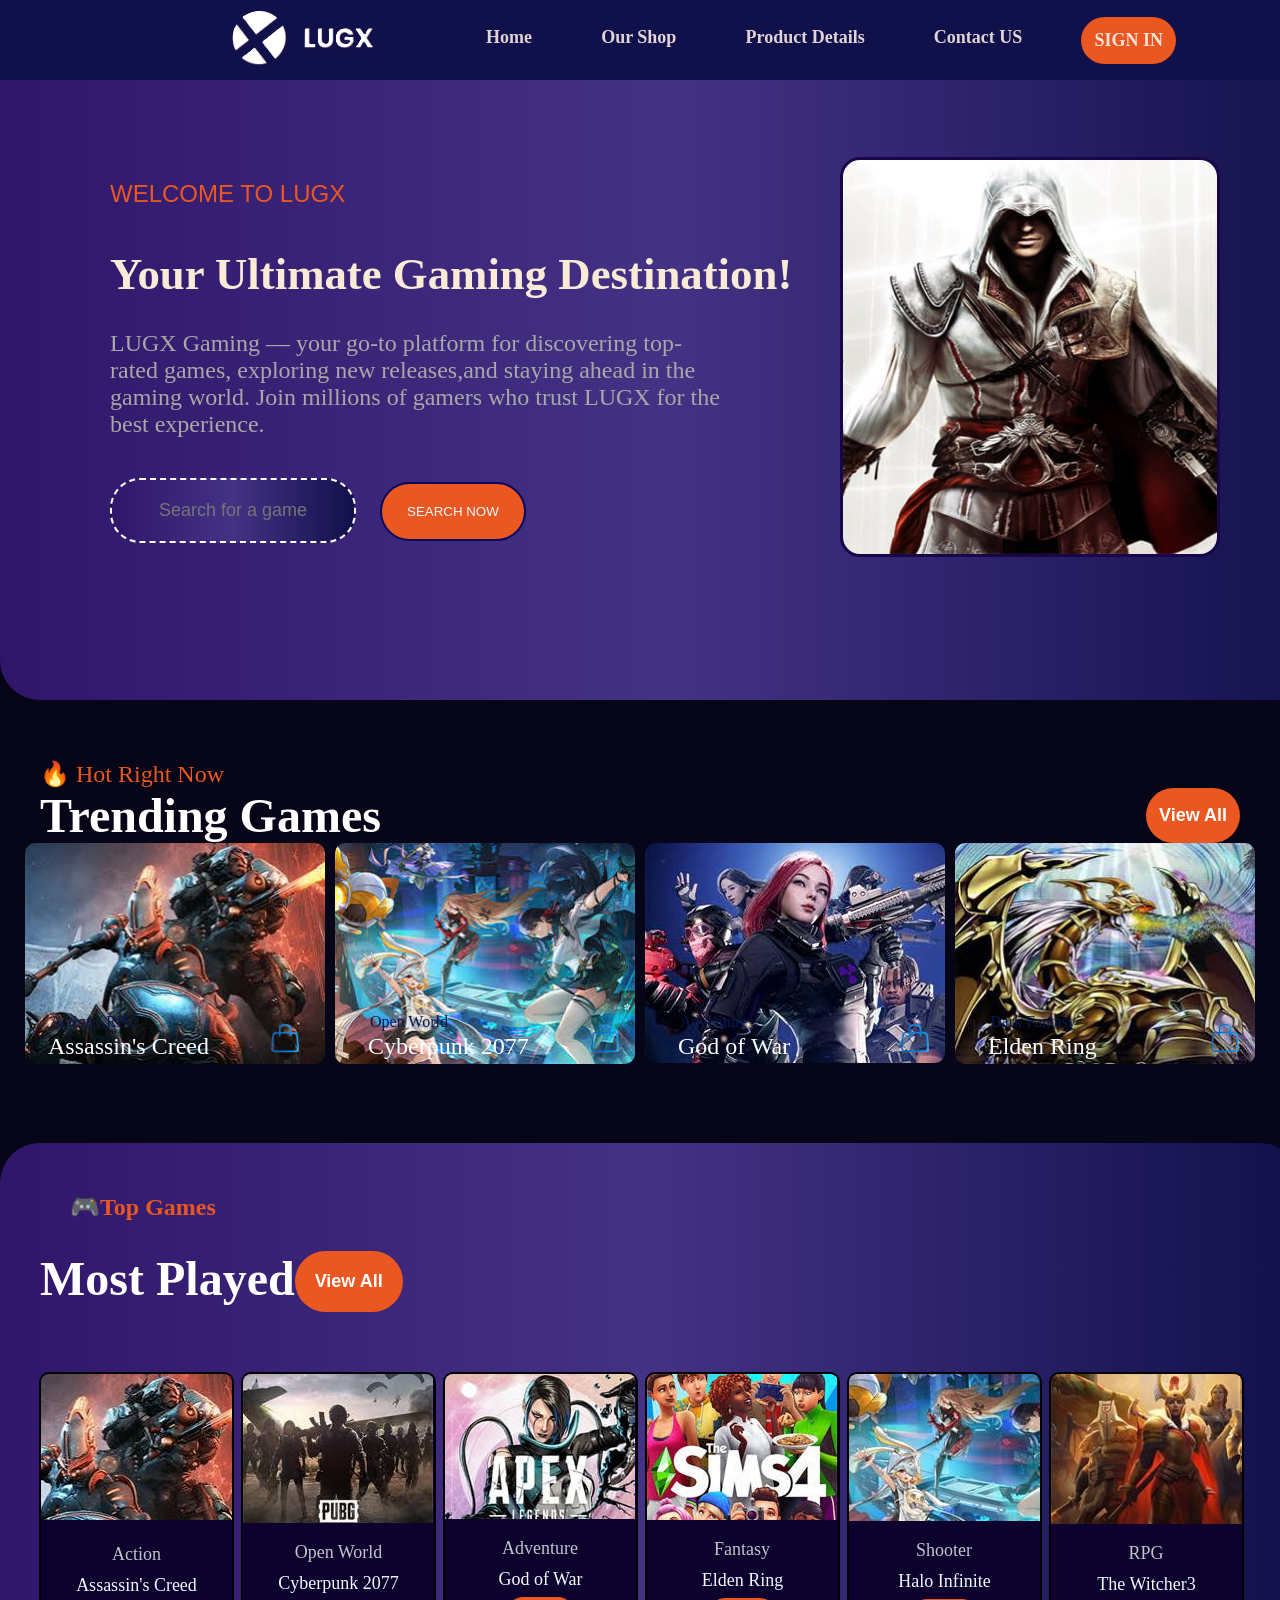
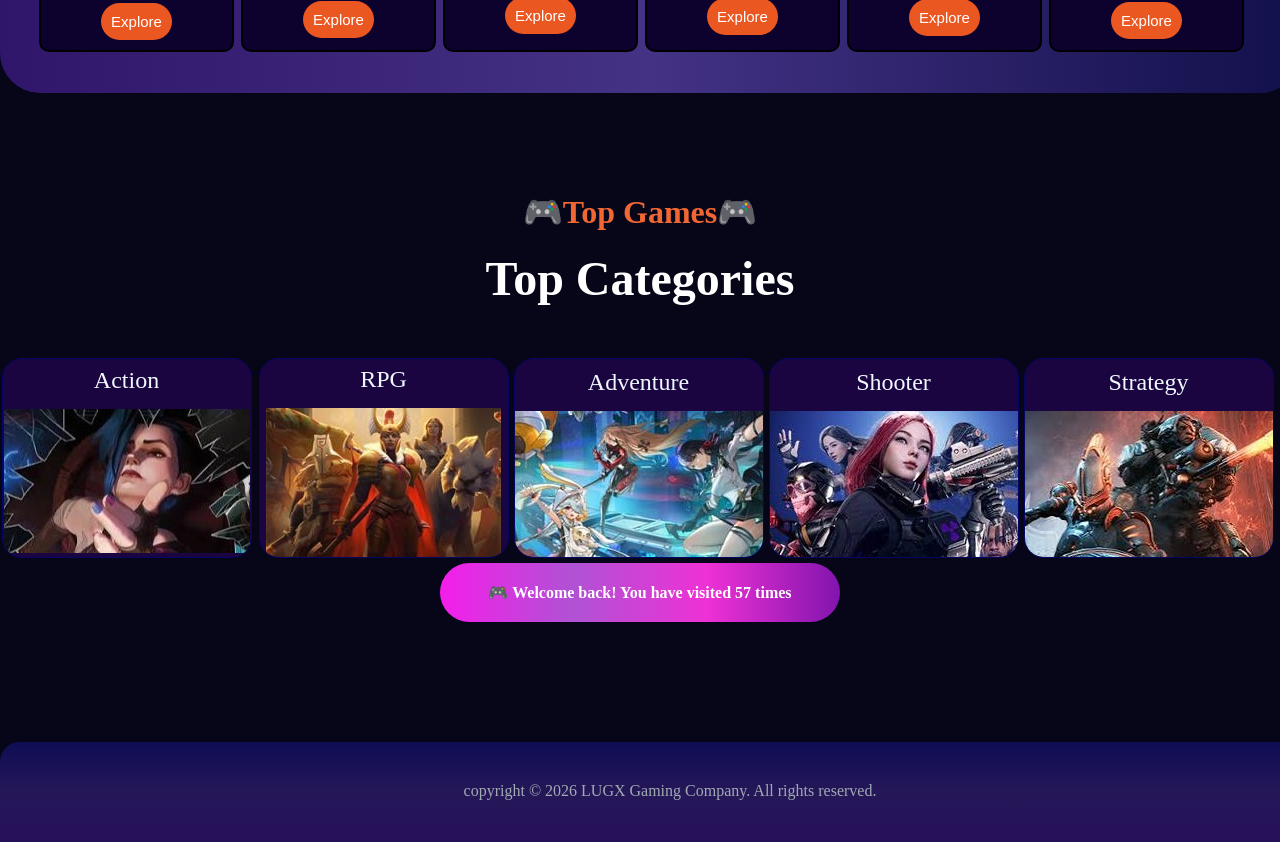
<file: index.html>
<!DOCTYPE html>
<html lang="en">
<head>
    <meta charset="UTF-8">
    <meta name="viewport" content="width=device-width, initial-scale=1.0">
    <title>🎮 LUGX Gaming </title>
    <link rel="stylesheet" href="Style.css">
    <script src="index.js"></script>
    <link rel="shortcut icon" href="image/Logo.png">
</head>
<body>
  <div id="homesection">
    <div class="navbar">  
      <div> 
        <img class="logo" src="image/Logo.png">
      </div>
      <div class="headcontainer">
        <a href="index.html" class="homebtn">Home</a>
        <a href="#sec-ourshop" class="ourshopbtn">Our Shop</a> 
        <a href="#prductdetails" class="Productbtn">Product Details</a>
        <a href="contact.html" class="contactbtn">Contact US</a>
        <a href="#openBtn" id="openBtn">SIGN IN</a>
  
      </div>
        </div>
       </div>
    <div class="hero">
      <div class="textmainpage">
        <p class="welcomebtn"> WELCOME TO LUGX </p>
      <h1 class="bigline">Your Ultimate
        Gaming Destination!</h1>
        <p class="deatilstext">LUGX Gaming — your go-to platform for discovering top-rated games, exploring 
          new releases,and staying ahead in the gaming world. 
          Join millions of gamers who trust LUGX for the best experience.</p>
          <label for="Search" ></label>           
          <input class="Search1"  type="text" placeholder="Search for a game" id="search">
          <button class="searchbtn" onclick="Searchgame()">SEARCH NOW</button>
        <img class="imghead" src="image/hero.jpeg">
    </div>
    </div>

      <div id="sec-ourshop" class="trendinggames-sec">
           <p class="trendingp1">🔥 Hot Right Now</p>
        <div class="line2trending">
           <h1 class="trendingp2">Trending Games</h1>
           <button class="viewallbtn" onclick="Viewall1()">View All</button>
        </div>
     </div>

     <div class="treanding-items">
      <div class="imgitemone">
         <img class="imgone" src="image/trending1.jpeg">
           <p class="imgp1">Action / RPG</p>
           <div>
           <p class="imgp2" class="game">Assassin's Creed</p>
           <img class="logoimg1" src="image/logo2.png">
          </div>
      </div>
      <div class="imgitemtwo">
         <img class="imgtwo" src="image/trending2.jpeg">
           <p class="imgp3">Open World</p>
           <div>
           <p class="imgp4" class="game">Cyberpunk 2077</p>
           <img class="logoimg2" src="image/logo2.png">
           </div>
      </div>
      <div class="imgitemthree">
         <img class="imgthree" src="image/trending3.jpeg">
           <p class="imgp5">Adventure</p>
           <div>
           <p class="imgp6" class="game">God of War</p>
           <img class="logoimg3" src="image/logo2.png">
          </div> 
        </div>
      <div class="imgitemfour">
         <img class="imgfour" src="image/trending4.jpeg">
           <p class="imgp7">Dark Fantasy</p>
           <div>
           <p class="imgp8"  class="game">Elden Ring</p>
           <img class="logoimg4" src="image/logo2.png">
          </div>
      </div>
     </div>

     <div id="prductdetails" class="topgames-sec">
           <p class="topp1"> 🎮Top Games</p>
        <div class="line2top">
           <h1 class="topp2">Most Played</h1>
           <button class="viewallbtn2" onclick="Viewall2()">View All</button>
        </div>
 <div class="sec-top-items"> 
     <div class="topitems1">
         <img class="topimg1" src="image/topgames1.jpeg">
           <div class="infoimg1">
           <p class="topimgp1">Action</p>
           <p class="topimgp2img1">Assassin's Creed</p>
           <button class="topimgbtn1"onclick="showGame1()">
            Explore
          </button>
          </div> 
        </div>

   <div class="topitems2">
         <img class="topimg2" src="image/topgames2.jpeg">
           <div class="infoimg2">
           <p class="topimgp2">Open World</p>
            <p class="topimgp2img1">Cyberpunk 2077</p>
           <button class="topimgbtn2" onclick="showGame2()">Explore</button>
          </div> 
        </div>
        
    <div class="topitems3">
         <img class="topimg3" src="image/topgames3.jpeg">
           <div class="infoimg3">
           <p class="topimgp3">Adventure</p>
            <p class="topimgp2img1">God of War</p>
           <button class="topimgbtn3" onclick="showGame3()">Explore</button>
           
          </div> 
        </div> 
  <div class="topitems4">
         <img class="topimg4" src="image/topgames4.jpeg">
           <div class="infoimg4">
            <p class="topimgp4">Fantasy</p>
             <p class="topimgp2img1">Elden Ring</p>
           <button class="topimgbtn4" onclick="showGame4()">Explore</button>
          </div> 
        </div>
  <div class="topitems5">
         <img class="topimg5" src="image/topgames5.jpeg">
           <div class="infoimg5">
           <p class="topimgp5">Shooter</p>
            <p class="topimgp2img1">Halo Infinite</p>
           <button class="topimgbtn5" onclick="showGame5()">Explore</button>
          </div> 
        </div>
  <div class="topitems6">
         <img class="topimg6" src="image/topgames6.jpeg">
           <div class="infoimg6">
            <p class="topimgp6">RPG</p>
             <p class="topimgp2img1">The Witcher3</p>
           <button class="topimgbtn6" onclick="showGame6()">Explore</button>
          </div> 
        </div>
   </div>
</div>  
  
    <div>
        <p class="lastsectionp1">🎮Top Games🎮</p>
        <p class="lastsectionp2">Top Categories</p>
    </div>
  <div class="lastsection">
    <div class="secaction">
      <p class="secactionp1">Action</p>
      <img  class="secactionimg" src="image/Categorie1.jpeg">
    </div>

     <div class="secRPG">
      <p>RPG</p>
      <img  class="secRPGimg" src="image/topgames6.jpeg">
    </div>

     <div class="secAdventure">
      <p class="secAdventurep1">Adventure</p>
      <img  class="secAdventureimg" src="image/topgames5.jpeg">
    </div> 

    <div class="secShooter">
      <p class="secShooterp1" >Shooter</p>
      <img  class="secShooterimg" src="image/Categories4.jpeg">
    </div>

     <div class="secstrategy">
      <p class="secstrategyp1">Strategy</p>
      <img  class="secstrategyimg" src="image/Categories5.jpeg">
    </div>
</div> 
    <div class="Lasttexthomese">
      <p>🎮 Welcome back! You have visited 57 times</p>
    </div>
    <div class="finalphomesec">
   <p class="finalptexthomesec">copyright © 2026 LUGX Gaming Company. All rights reserved.</p>
    </div>
     </div>
   </div>
 </div>
  </body>
</html>
</file>
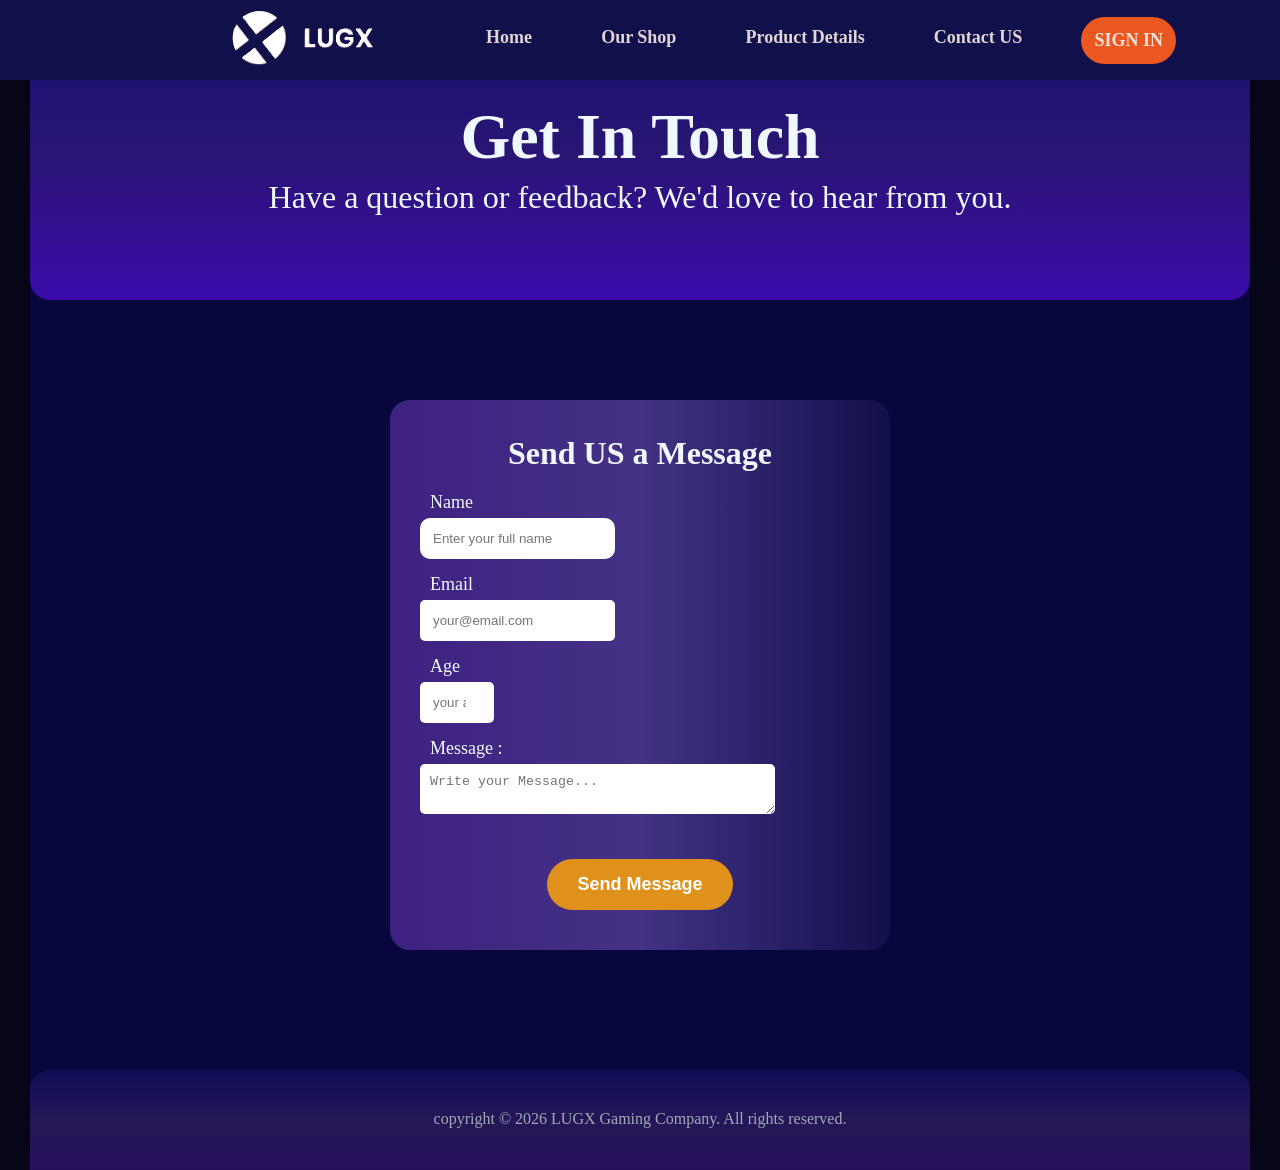
<file: contact.html>
<!DOCTYPE html>
<html lang="en">
<head>
    <meta charset="UTF-8">
    <meta name="viewport" content="width=device-width, initial-scale=1.0">
    <title>ContactUS</title>
    <link rel="stylesheet" href="Style.css">
    <script src="index.js"></script>
    <link rel="shortcut icon" href="image/Logo.png">
</head>
<body>
     <div class="navbar">  
      <div> 
        <img class="logo" src="image/Logo.png">
      </div>
      <div class="headcontainer">
        <a href="index.html" class="homebtn">Home</a>
        <a href="#sec-ourshop" class="ourshopbtn">Our Shop</a> 
        <a href="#prductdetails" class="Productbtn">Product Details</a>
        <a href="contact.html" class="contactbtn">Contact US</a>
       <a href="#openBtn" id="openBtn">SIGN IN</a>
       </div>
      </div>
    </div>
      <div id="contactpagesec">
    <div class="contactpage">
        <div class="contacthead">
        <h1 class="contactheadlina1">Get In Touch</h1>
        <h1 class="contactheadline2">Have a question or feedback? We'd love to hear from you.</h1>
        </div>
   <form>
      <div class="seccontactus">
         <h2 class="send1" >Send US a Message</h2>
        <label for="name" class="lab1"> Name</label>
        <input type="text" name="name"class="lab2" placeholder="Enter your full name" required>
        
        <label for="email" class="lab3">Email </label>
        <input type="email" name="email"  class="lab4" placeholder="your@email.com" required>
        
        <label for="Age" class="age">Age</label>
        <input type="number" min="18" max="100" size="7" value="18:100" class="age2" placeholder="your age">

        <label for="Message" class="mass">Message :</label>
        <textarea name="Message" rows="2" cols="40" maxlength="200"
         placeholder="Write your Message..." class="mass2"></textarea>
       
         <button type="submit" class="send"> Send Message</button>
       </div>
   </form>
    <div class="finalp">
   <p class="finalptext">copyright © 2026 LUGX Gaming Company. All rights reserved.</p>
     </div>
   </div>

        </div></div>
</body>
</html>
</file>
<file: Style.css>
*{
  box-sizing: border-box;
  margin: 0;
  padding: 0;
}
body{
 background-color: rgb(6, 6, 24);
}
.navbar{
    width: 1400px;
    color: aliceblue;
    position: fixed;
   margin: auto;
    top: 0;
    right:0;
    left: 0;
    height: 80px;
    display: flex;
    justify-content: center;
    align-items: center;
    z-index: 1000;
    gap: 100px;
    background-color: rgb(16, 16, 75);
}
@media (min-width: 1024) {
  
  .homesectionwidth{
       width: 100%;
  }

}
.logo:hover{
   width: 110%;
}

.headcontainer{
  display: flex;
  justify-content: space-between;
  width: 50%;
  transition: 0.4s;
}
.homebtn{
  padding-top:5px;
  padding: 10PX;
  color: rgb(226, 212, 212);
  font-size: 18px;
  font-weight: 600;
  border-radius: 45px;
  text-decoration: none;
  
}

.homebtn:hover{
  background :linear-gradient(to right,#52096e,#1232bd);
  padding: 20px;
  color: white;
  transition: 0.5s;

}
.ourshopbtn{ 
  padding-top:5px;
  padding: 10PX;
  color: rgb(226, 212, 212);
  font-size: 18px;
  font-weight: 600;
  border-radius: 45px;
  text-decoration: none;
}

.ourshopbtn:hover{
 background :linear-gradient(to right,#52096e,#1232bd);
  padding: 20px;
  color: white;
  transition: 0.5s;
}
.Productbtn{
  padding-top:5px;
  padding: 10PX;
  color: rgb(226, 212, 212);
  font-size: 18px;
  font-weight: 600;
  border-radius: 45px;
  text-decoration: none;
}
.Productbtn:hover{
 background :linear-gradient(to right,#52096e,#1232bd);
  padding: 20px;
  color: white;
  transition: 0.5s;
}
.contactbtn{
  padding-top:5px;
  padding: 10PX;
  color: rgb(226, 212, 212);
  font-size: 18px;
  font-weight: 600;
  border-radius: 45px;
  text-decoration: none;
}
.contactbtn:hover{
background :linear-gradient(to right,#52096e,#1232bd); 
  padding: 20px;
  color: white;
  transition: 0.5s;
}
#openBtn{
  padding-top:5px;
  padding: 13PX;
  color: rgba(255, 255, 255, 0.829);
  background-color:rgb(235, 87, 33) ;
  font-size: 18px;
  font-weight: 600;
  border-radius: 45px;
  text-decoration: none;
}
#openBtn:hover{
  background-color: rgb(235, 87, 33);
  padding: 20px;
  color: white;
  transition: 0.5s;
}
/************************************************/
/* لما البوب اب يفتح */
.blur{
    filter: blur(8px);
}

/* popup */

.popup{
    position: fixed;
    top: 0;
    left: 0;

    width: 100%;
    height: 100vh;

    display: none;

    justify-content: center;
    align-items: center;
}

/* صندوق اللوجين */

.login-box{
    width: 420px;
    padding: 40px;

    border-radius: 25px;

    background: rgba(0,0,0,0.3);

    backdrop-filter: blur(15px);

    border: 2px solid #00aaff;

    box-shadow: 0 0 25px #00aaff;

    position: relative;

    animation: popup 0.4s ease;
}

@keyframes popup{
    from{
        transform: scale(0.7);
        opacity: 0;
    }

    to{
        transform: scale(1);
        opacity: 1;
    }
}

.login-box h2{
    color: white;
    text-align: center;
    margin-bottom: 30px;
    font-size: 40px;
}

/* inputs */

.login-box input{
    width: 100%;
    padding: 15px;

    margin-bottom: 20px;

    border: 2px solid #4cc9ff;

    border-radius: 30px;

    background: transparent;

    outline: none;

    color: white;
    font-size: 18px;
}

/* زرار */

.login-btn{
    width: 100%;
    padding: 15px;

    border: none;

    border-radius: 30px;

    background: #f5c16c;

    font-weight: bold;

    cursor: pointer;
}

/* زرار القفل */

.close-btn{
    position: absolute;
    top: 15px;
    right: 20px;

    font-size: 35px;
    color: white;

    cursor: pointer;}

/************************************************/
#contactpagesec{
  width: 1220px;
  margin: auto;
}
.contactpage{
    height: 70%;
    max-width: 2000px;
   background-color: rgb(7, 7, 61);
    
}
.contacthead{
  width: 100%;
  height: 300px;
  background :linear-gradient(to top,#3a0aaa,#291572,hsl(241, 78%, 26%));
  text-align: center;
  border-radius: 20px 20px 20px 20px;
  
}
.contactheadlina1{
  padding-top: 100px;
  color: aliceblue;
  font-weight: 800;
  font-size: 400%;
}
.contactheadline2{
  padding-top: 5px;
  color: aliceblue;
  font-weight: 500;
}
.seccontactus{
  display: block;
  justify-content: center;
  text-align: center;
  background :linear-gradient(to right,#3e2181,#443285,hsl(241, 64%, 18%));
  width: 500px;
  height: 550px;
  border-radius: 20px 20px 20px 20px; 
  border: rgb(84, 81, 133);
  margin: auto;
  margin-top: 100px;
}

.send1{
  padding-top: 35px;
  color: aliceblue;
  font-size: xx-large;
}
.lab1{
margin-top: 20px;
text-align: left;
display: block;
color: aliceblue;
font-size: large;
padding-left: 40px;
}

.lab2{
color: aliceblue;
display: block;
border: 10px;
border-radius: 10px;
color: black;
padding: 13px;
margin-top: 5px;
margin-left: 30px;
} 

.lab3{
color: aliceblue;
text-align: left;
display: block;
font-size: large;
margin-top: 15px;
padding-left: 40px;
}

.lab4{
display: block;
color: black;
border: 10px;
border-radius: 5px;
padding: 13px;
margin-top: 5px;
margin-left: 30px;
} 
.age{
text-align: left;
display: block;
color: aliceblue;
font-size: large;
margin-top: 15px;
padding-left: 40px;
}

.age2{
display: block;
border: 10px;
color: rgb(1, 1, 2);
border-radius: 5px;
padding: 13px;
margin-top: 5px;
margin-left: 30px;
}
.mass{
text-align: left;
display: block;
color: aliceblue;
font-size: large;
margin-top: 15px;
padding-left: 40px;
}

.mass2{
display: block;
color: rgb(1, 2, 2);
border: 10px;
border-radius: 5px;
padding: 10px;
margin-top: 5px;
margin-left: 30px;
}

.send{
  background-color: rgb(224, 145, 27);
  padding-left: 30px;
  padding-right: 30px;
  padding-top:15px;
  padding-bottom: 15px;
  color: white;
  font-size: 18px;
  font-weight: 600;
  border: 0;
  border-radius: 80px;
  transition: 0.5s;
  border: 100px;
  border-radius: 100px;
  transition: 0.8s;
  margin-top: 45px;
}
.send:hover{
  padding-left: 15px;
  padding-right: 15px;
}
.finalp{
  width: 100%;
  height: 100px;
  background :linear-gradient(to top,#26105a,#251758,hsl(241, 73%, 19%));
  color: aliceblue;
  border-radius: 20px 20px 0px 0px; 
  margin-top: 120px;
}
.finalptext{
  padding-top: 40px;
  text-align: center;
  justify-content: center;
  color: rgb(160, 170, 179);
  font-weight: 500;
}
#homesection{ 
    width: 100%;
    overflow-x: hidden;
    height: auto;
    background-color: rgb(6, 6, 24);

}
 .hero{
   width: 1340px;
  height: 700px;
  justify-content: center;
  align-items: flex-start;
  background :linear-gradient(to right,#30166b,#443285,hsl(241, 64%, 18%));
  padding-top: 100px;
  border-radius: 20px 20px 40px 40px;
}
.textmainpage{
 padding-left: 110px;
}

.bigline{
 margin-top: 40px;
 color: antiquewhite;
 font-weight:bold;
 font-size: 280%;

}

.welcomebtn{
  width: 60px;
  color: rgb(235, 87, 33);
  font-size: x-large;
  white-space: nowrap;
  padding-top: 80px;
  font-family: 'Franklin Gothic Medium', 'Arial Narrow', Arial, sans-serif;
}

.deatilstext{
  margin-top: 30px;
  color: rgb(170, 167, 167);
  font-size: x-large;
  width: 50%;
}

.Search1{
 padding: 20px 15px;
 width: 20%;
 border: 2px dashed white;;
 margin-top: 40px;
 border-radius: 30px;
 background:linear-gradient(to right,#30166b,#443285,hsl(241, 64%, 18%)); 
 color: gray;
 font-size: large;
 text-align: center;
}
.Search1:hover{
  margin-top: 2px;
}

.searchbtn{
  padding: 20px 25px;
  margin-top: 40px;
  border: 2px solid rgb(7, 7, 92);
  color: aliceblue;
  background-color: rgb(235, 87, 33);;
  border-radius: 30px;
  margin-left: 20px;
}
.searchbtn:hover{
  padding: 25px;
}
.imghead{
  height: 400px;
  width: 380px;
  border-radius: 20px;
  margin-left: 730px;
  margin-top: -510px;
  border: solid rgb(24, 6, 73);
}
.imghead:hover{
  padding: 5px;
  height: 420px;
  width:410px;
  transform: rotate(-2deg);
  border: dashed white;
}
#sec-ourshop{
  width: 1200px;
  margin: auto;
}

 .trendingp1{
   margin-top:60px;
  color:rgb(235, 87, 33);
  font-size: x-large;
}
 .line2trending{
  display: flex;
 justify-content: space-between;
 }
 .trendingp2{
  color: white;
  font-size: 300%;
 }
 .viewallbtn{
  padding-top:5px;
  padding: 13px;
  color:white;
  font-size: 18px;
  font-weight: 600;
  border-radius: 45px;
  border: none;
  background-color: rgb(235, 87, 33);
 }
.viewallbtn:hover{ 
  padding: 16px;
  
}

.treanding-items{
  display: flex;
  justify-content: center;
  position: relative;
  margin: auto;
  background-color: rgb(6, 6, 24);
  height: 300px;
}
.imgone{
  margin-left: 15px;
  height: 190;
  margin-right: 5px;
  width: 300px;
  border-radius: 10px;
  display: block;
  border:10px beige;
}
.imgp1{
  position: absolute;
  color: rgb(7, 25, 85);
  top: 0;
  margin-left:40px;
  margin-top: 170px;
}
.imgp2{ 
   position: absolute;
  color: rgb(250, 253, 255);
  top: 0;
  margin-left:38px;
  margin-top: 190px;
  font-size: x-large;
}
.logoimg1{
  position: absolute;
  top: 0;
  width: 50px;
  margin-left: 250px;
  margin-top: 170px;
}
.logoimg1:hover{
  padding: 5px;
}

.imgone:hover{
  box-shadow: 20px 10px 20px #2a0581;
  padding: 5px;
}
  .imgtwo{
  margin-left: 5px;
  height: 190;
  margin-right: 5px;
  width: 300px;
  border-radius: 10px;
  display: block;
  border:10px beige;
}
.imgp3{
  position: absolute;
  color: rgb(7, 25, 85);
  top: 0;
  margin-left:40px;
  margin-top: 170px;
}
.imgp4{  position: absolute;
  color: rgb(250, 253, 255);
  top: 0;
  margin-left:38px;
  margin-top: 190px;
  font-size: x-large;
}
.logoimg2{
  position: absolute;
  top: 0;
  width: 50px;
  margin-left: 250px;
  margin-top: 170px;
}
.logoimg2:hover{
  padding: 5px;
}
.imgtwo:hover{
  box-shadow: 20px 10px 20px #2a0581;
  padding: 5px;
}

.imgthree{
  margin-left: 5px;
  height: 190;
  width: 300px;
  margin-right: 5px;
  border-radius: 10px;
  display: block;
  border:10px beige;
}
.imgp5{
  position: absolute;
  color: rgb(7, 25, 85);
  top: 0;
  margin-left:40px;
  margin-top: 170px;
}
.imgp6{  position: absolute;
  color: rgb(250, 253, 255);
  top: 0;
  margin-left:38px;
  margin-top: 190px;
  font-size: x-large;
}
.logoimg3{
  position: absolute;
  top: 0;
  width: 50px;
  margin-left: 250px;
  margin-top: 170px;
}
.logoimg3:hover{
  padding: 5px;
}
.imgthree:hover{
  box-shadow: 20px 10px 20px #2a0581;
  padding: 5px;
}

.imgfour{
  margin-left: 5px;
  margin-right: 15px;
  height: 190;
  width: 300px;
  border-radius: 10px;
  display: block;
  border:10px beige;
}
.imgp7{
  position: absolute;
  color:  rgb(7, 25, 85);
  top: 0;
  margin-left:40px;
  margin-top: 170px;
}
.imgp8{  position: absolute;
  color: rgb(250, 253, 255);
  top: 0;
  margin-left:38px;
  margin-top: 190px;
  font-size: x-large;
}
.logoimg4{
  position: absolute;
  top: 0;
  width: 50px;
  margin-left: 250px;
  margin-top: 170px;
}
.logoimg4:hover{
  padding: 5px;
}
.imgfour:hover{
  box-shadow: 20px 10px 20px #2a0581;
  padding: 5px;
}
  
#prductdetails{
  background-color: rgb(6, 6, 24);
  width: 1300px;
  margin: auto;
}
.topgames-sec{
  height: 550px;
  background :linear-gradient(to right,#30166b,#443285,hsl(241, 64%, 18%));
  border-radius: 40px 40px 40px 40px;
}
 .topp1{
  margin-left: 70px;
  padding-top: 50px;
  color:rgb(235, 87, 33);
  font-size: x-large;
  font-weight: bold;
 }

 .line2top{
  padding-top: 30px;
  display: flex;

 }
 .topp2{
  color: white;
  font-size: 300%;
  margin-left: 40px;
  

 }
 .viewallbtn2{
  color:white;
  font-size: 18px;
  font-weight: 600;
  padding: 20px;
  border-radius: 45px;
  border: none;
  background-color: rgb(235, 87, 33);
 }
.viewallbtn2:hover{ 
  padding: 22px;
}
#lastsectopgames{
  width: 1300px;
  margin: auto;
}
.sec-top-items{
  display: flex;
  justify-content: center;
  margin-right: 10px;
}
.topitems1{
  width: 195px;
  height: 280px;
  overflow: hidden ;
  background-color: #0d012e;
  margin-right: 7px;
  border: 2px solid;
  border-radius: 10px;
  margin-top: 60px;
}
.infoimg1{
 padding:20px ;
 text-align: center;
 color: aliceblue;
 font-size: large;
}
.topimgp1{
  color: rgb(193, 197, 201);
  margin-bottom: 10px;
}
.topimgbtn1{
  color:white;
  font-size: 15px;
  padding: 10px;
  margin-top: 7px;
  border-radius: 25px;
  border: none;
  background-color: rgb(235, 87, 33);
}
.topitems1:hover{
  box-shadow: 20px 20px 20px #805bd6;
  padding: 3px;
}

.topitems2{
  width: 195px;
  height: 280px;
  overflow: hidden ;
  background-color: #0d012e;
  border: 2px solid;
  margin-right: 7px;
  border-radius: 10px;
  margin-top: 60px;
}
.infoimg2{
 text-align: center;
 color: aliceblue;
 font-size: large;
}
.topimgp2{
  color: rgb(193, 197, 201);
  margin-top: 15px;
  margin-bottom:10px ;
}
.topimgbtn2{
  color:white;
  font-size: 15px;
  padding: 10px;
  margin-top: 7px;
  border-radius: 25px;
  border: none;
  background-color: rgb(235, 87, 33);
}
.topitems2:hover{
  box-shadow: 20px 20px 20px #805bd6;
  padding: 3px;
}

.topitems3{
  width: 195px;
  height: 280px;
  overflow: hidden ;
  background-color: #0d012e;
  border: 2px solid;
  border-radius: 10px;
  margin-top: 60px;
   margin-right: 7px;
}
.infoimg3{
 text-align: center;
 color: aliceblue;
 font-size: large;
}
.topimgp3{
  color: rgb(193, 197, 201);
  width: 80px;
  margin-top: 15px;
  margin-bottom:10px;
  margin-left: 55px;
}

.topimgbtn3{
  color:white;
  font-size: 15px;
  padding: 10px;
  margin-top: 7px;
  border-radius: 25px;
  border: none;
  background-color: rgb(235, 87, 33);
}
.topitems3:hover{
  box-shadow: 20px 20px 20px #805bd6;
  padding: 3px;
}
.topitems4{
  width: 195px;
  height: 280px;
  overflow: hidden ;
  background-color: #0d012e;
  border: 2px solid;
  border-radius: 10px;
  margin-top: 60px;
 margin-right: 7px;
}
.infoimg4{
 text-align: center;
 color: aliceblue;
 font-size: large;
}
.topimgp4{
  color: rgb(193, 197, 201);
  width: 80px;
  margin-top: 15px;
  margin-bottom:10px;
  margin-left: 55px;
}

.topimgbtn4{
  color:white;
  font-size: 15px;
  padding: 10px;
  margin-top: 7px;
  border-radius: 25px;
  border: none;
  background-color: rgb(235, 87, 33);
}
.topitems4:hover{
  box-shadow: 20px 20px 20px #805bd6;
  padding: 3px;
}

.topitems5{
  width: 195px;
  height: 280px;
  overflow: hidden ;
  background-color: #0d012e;
  border: 2px solid;
  border-radius: 10px;
  margin-top: 60px;
 margin-right: 7px;
}
.infoimg5{
 text-align: center;
 color: aliceblue;
 font-size: large;
}
.topimgp5{
  color: rgb(193, 197, 201);
  width: 80px;
  margin-top: 15px;
  margin-bottom:10px;
  margin-left: 55px;
}

.topimgbtn5{
  color:white;
  font-size: 15px;
  padding: 10px;
  margin-top: 7px;
  border-radius: 25px;
  border: none;
  background-color: rgb(235, 87, 33);
}
.topitems5:hover{
  box-shadow: 20px 20px 20px #805bd6;
  padding: 3px;
}

.topitems6{
  width: 195px;
  height: 280px;
  overflow: hidden ;
  background-color: #0d012e;
  border: 2px solid;
  border-radius: 10px;
  margin-top: 60px;
 margin-right: 7px;
}
.infoimg6{
 text-align: center;
 color: aliceblue;
 font-size: large;
}
.topimgp6{
  color: rgb(193, 197, 201);
  width: 80px;
  margin-top: 15px;
  margin-bottom:10px;
  margin-left: 55px;
}
.topimgbtn6{
  color:white;
  font-size: 15px;
  padding: 10px;
  margin-top: 7px;
  border-radius: 25px;
  border: none;
  background-color: rgb(235, 87, 33);
}
.topitems6:hover{
  box-shadow: 20px 20px 20px #805bd6;
  padding: 3px;
}

.lastsectionp1{
  margin-top: 100px;
  text-align: center;
  color: rgb(241, 103, 52);
  font-size: xx-large;
  font-weight: bold;
}
.lastsectionp2{
  margin-top:20px ;
  text-align: center;
  color: white;
  font-size: 300%;
  font-weight: bold;
}

.lastsection{
  display: flex;
  margin-top: 50px;
  justify-content: center;
}

.secaction{
  width: 250px;
  height: 200px;
  overflow: hidden ;
  text-align: center;
  background-color: #1a0541;
  margin-right: 2px;
  border: 1px solid rgb(5, 5, 102);
  border-radius: 20px;
  margin-top: 2px;
  font-size: x-large;
  color: aliceblue;
}
.secactionp1{
  padding-top: 8px;
}
.secactionimg{
 padding-top: 15px;
}
.secaction:hover{
  box-shadow: 20px 20px 20px #4914c5; 
  padding: 3px;
}

.secRPG{
  width: 250px;
  height: 200px;
  text-align: center;
  overflow: hidden ;
  background-color: #1a0541;
  margin-left: 5px;
  margin: 5px;
  border: 1px solid rgb(5, 5, 102);
  border-radius: 20px;
  padding-top: 7px;
  margin-top: 2px;
  font-size: x-large;
  color: aliceblue;
}
.secRPGp1{
  padding-top: 8px;
}
.secRPGimg{
 padding-top: 15px;
}
.secRPG:hover{
   box-shadow: 20px 20px 20px #4914c5; 
  padding: 3px;
}

.secAdventure{
  width: 250px;
  height: 200px;
  overflow: hidden ;
  text-align: center;
  background-color: #1a0541;
   margin-right: 5px;
  border: 1px solid rgb(5, 5, 102);
  border-radius: 20px;
  padding-top: 10px;
  margin-top: 2px;
  font-size: x-large;
  color: aliceblue;
}
.secAdventureimg{
 padding-top: 15px;
}
.secAdventure:hover{
  box-shadow: 20px 20px 20px #4914c5; 
  padding: 3px;
}

.secShooter{
  width: 250px;
  height: 200px;
  overflow: hidden ;
  text-align: center;
  background-color: #1a0541;
  border: 1px solid rgb(5, 5, 102);
  border-radius: 20px;
  padding-top: 10px;
  margin-right:5px;
  margin-top: 2px;
  font-size: x-large;
  color: aliceblue;
}
.secShooterimg{
 padding-top: 15px;
}
.secShooter:hover{
  box-shadow: 20px 20px 20px #4914c5;  
  padding: 3px;
}

.secstrategy{
  width: 250px;
  height: 200px;
  overflow: hidden ;
  text-align: center;
  background-color: #1a0541;
  border: 1px solid rgb(5, 5, 102);
  border-radius: 20px;
  padding-top: 10px;
  margin-right:5px;
  margin-top: 2px;
  font-size: x-large;
  color: aliceblue;
}
.secstrategyimg{
 padding-top: 15px;
}
.secstrategy:hover{
  box-shadow: 20px 20px 20px #4914c5;  
  padding: 3px;
}

.Lasttexthomese{
   width: 1300px;
  text-align: center;
  justify-content: center;
  border: none;
  margin-top: 100px;
  margin-bottom: 8px;
  border-radius: 50px;
  padding: 20px;
  width: 400px;
   margin: auto;
  background:linear-gradient(to right,#f51eea,#b052d4,#ee31d5,hsl(283, 79%, 38%));;
  font-weight: bold;
  color: white;
}

.finalphomesec{
  width: 1340px;
  justify-content: center;
  margin: auto;
  height: 100px;
  background :linear-gradient(to top,#26105a,#251758,hsl(241, 73%, 19%));
  color: aliceblue;
  border-radius: 20px 20px 0px 0px; 
  margin-top: 120px;
}
.finalptexthomesec{
  padding-top: 40px;
  text-align: center;
  justify-content: center;
  color: rgb(160, 170, 179);
  font-weight: 500;
}
</file>
